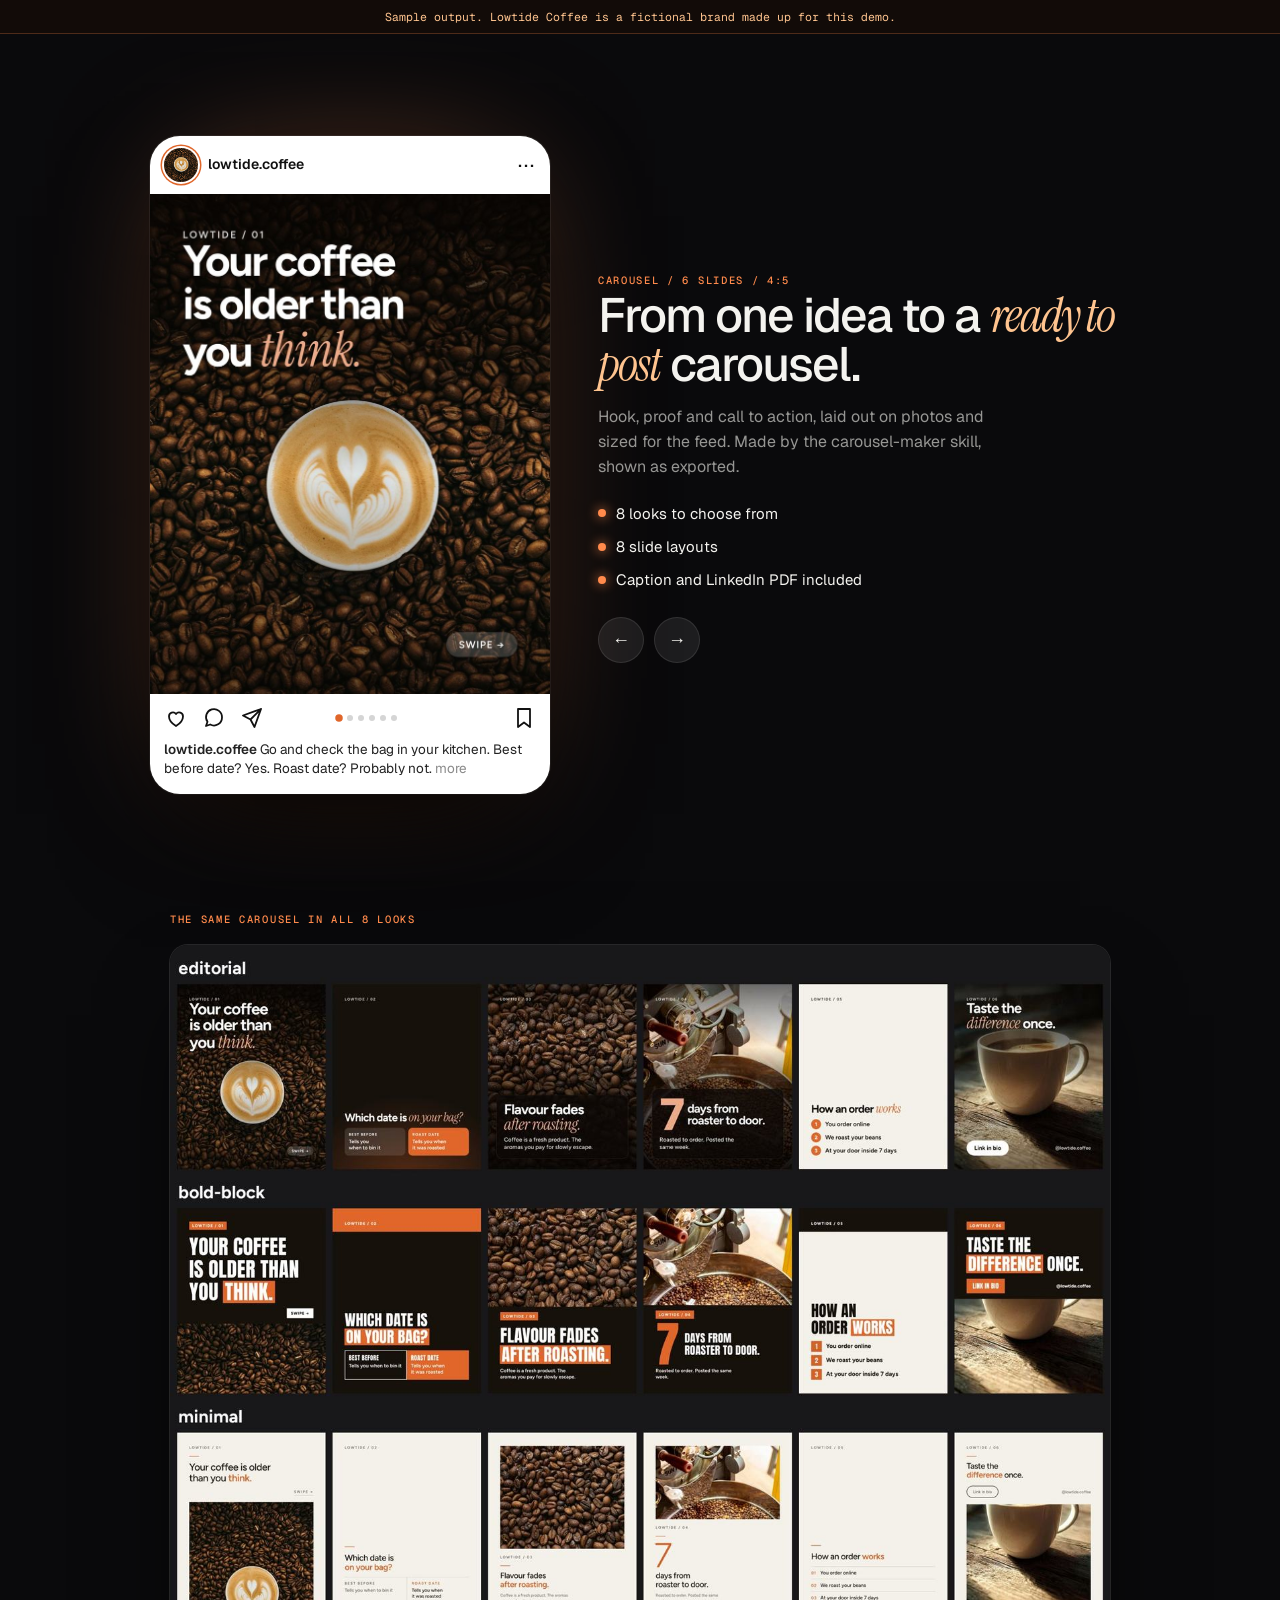
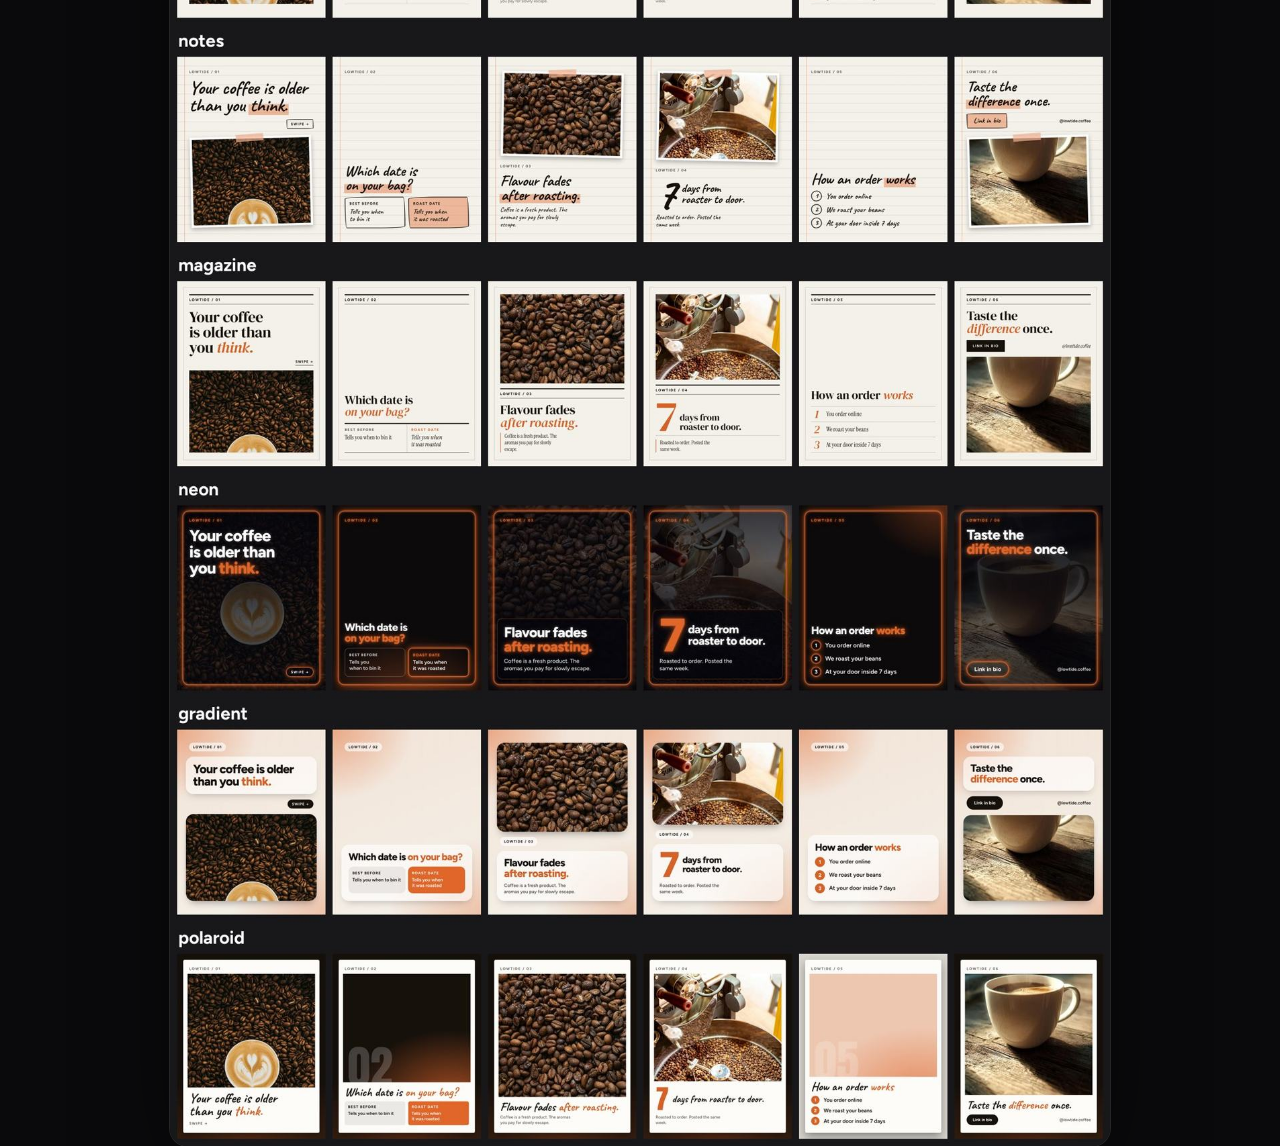
<file: demos/carousel.html>
<!doctype html>
<html lang="en">
<head>
<meta charset="utf-8">
<meta name="viewport" content="width=device-width, initial-scale=1">
<title>Lowtide Coffee - sample carousel</title>
<link rel="stylesheet" href="demo.css">
<style>
  .wrap{display:grid;grid-template-columns:auto 1fr;gap:48px;align-items:center;max-width:980px;margin:0 auto}
  .post{width:min(400px,92vw,max(250px,calc((100vh - 240px) * .8)));border-radius:30px;background:#fff;color:#111;overflow:hidden;box-shadow:0 50px 110px -30px #000,0 0 0 1px rgba(255,255,255,.08),0 0 140px -50px rgba(255,138,76,.6)}
  .post__top{display:flex;align-items:center;gap:10px;padding:12px 14px}
  .ava{width:34px;height:34px;border-radius:50%;background:url(img/latte.jpg) center/cover;box-shadow:0 0 0 2px #fff,0 0 0 3.5px #e0662a}
  .post__top b{font-size:14px;font-weight:600}
  .post__top span{margin-left:auto;font-size:20px;letter-spacing:2px;line-height:1}
  .rail{display:flex;overflow-x:auto;scroll-snap-type:x mandatory;scrollbar-width:none;cursor:grab}
  .rail::-webkit-scrollbar{display:none}
  .sl{position:relative;flex:none;width:100%;aspect-ratio:4/5;scroll-snap-align:center;object-fit:cover;display:flex;flex-direction:column;justify-content:space-between;padding:8% 8% 9%;color:#fff;background-size:cover;background-position:center;overflow:hidden;isolation:isolate}
  .sl::before{content:"";position:absolute;inset:0;z-index:-1;background:linear-gradient(180deg,rgba(10,6,3,var(--t,.72)) 0%,rgba(10,6,3,0) var(--tm,42%),rgba(10,6,3,0) var(--bm,55%),rgba(10,6,3,var(--b,.85)) 100%)}
  .sl small{display:block;font:600 10.5px "Geist Mono",monospace;letter-spacing:.16em;opacity:.85}
  .sl h2{font-size:clamp(30px,10.2cqw,42px);line-height:.98;letter-spacing:-.045em;font-weight:700;text-wrap:balance;text-shadow:0 2px 18px rgba(0,0,0,.45)}
  .sl h2 em{font-size:1.12em;font-weight:400;color:#ffc48f}
  .sl p{margin-top:10px;font-size:clamp(13px,4cqw,16px);line-height:1.32;font-weight:500;max-width:26ch;text-shadow:0 1px 10px rgba(0,0,0,.6)}
  .row{display:flex;justify-content:space-between;align-items:center;gap:10px}
  .swipe{padding:8px 14px;border-radius:999px;background:rgba(255,255,255,.18);backdrop-filter:blur(6px);font:600 11px "Geist Mono",monospace;letter-spacing:.08em}
  .cta{padding:13px 22px;border-radius:999px;background:#fff;color:#17110c;font-weight:700;font-size:15px;white-space:nowrap}
  .handle{font:600 12.5px "Geist",sans-serif;opacity:.9;text-shadow:0 1px 8px rgba(0,0,0,.7)}
  .plate{margin:0 -3% -2%;padding:6% 6% 6.5%;border-radius:20px;background:rgba(16,9,5,.78);backdrop-filter:blur(10px);-webkit-backdrop-filter:blur(10px);box-shadow:inset 0 0 0 1px rgba(255,255,255,.12)}
  .seven{display:flex;align-items:center;gap:14px}
  .seven b{flex:none;font:700 clamp(84px,30cqw,124px)/.8 "Geist",sans-serif;letter-spacing:-.06em;color:#ff9a5f}
  .ring{position:absolute;left:35%;top:40%;width:30%;aspect-ratio:1;border-radius:50%;border:4px solid #e0662a;box-shadow:0 0 30px rgba(224,102,42,.55);display:grid;place-items:center;font:italic 400 clamp(44px,15cqw,64px) "Instrument Serif",serif;color:#fff;text-shadow:0 2px 14px rgba(60,30,10,.8)}
  .sl--paper{color:#17110c}
  .sl--paper::before{background:linear-gradient(180deg,rgba(214,182,140,.55) 0%,rgba(214,182,140,0) 34%,rgba(255,255,255,0) 70%,rgba(250,247,242,.85) 100%)}
  .sl--paper h2{text-shadow:none}
  .sl--paper h2 em{color:#a8410f}
  .sl--paper p{text-shadow:none;margin-top:0;max-width:30ch}
  .post__bar{display:flex;align-items:center;gap:14px;padding:12px 14px 6px}
  .post__bar svg{width:24px;height:24px;fill:none;stroke:#111;stroke-width:1.8;stroke-linecap:round;stroke-linejoin:round}
  .dots{display:flex;gap:5px;margin:0 auto;transform:translateX(-22px)}
  .dots i{width:6px;height:6px;border-radius:50%;background:#d5d5d5;transition:background .3s,transform .3s}
  .dots i.on{background:#e0662a;transform:scale(1.25)}
  .cap{padding:4px 14px 16px;font-size:13.5px;line-height:1.4;color:#222}
  .cap b{font-weight:600}
  .cap span{color:#8a8a8a}
  .side h1{font-size:clamp(30px,4vw,48px);line-height:1;letter-spacing:-.04em;font-weight:500}
  .side h1 em{color:var(--ember-2)}
  .side p{margin-top:16px;color:var(--muted);max-width:36ch}
  .side ul{margin-top:22px;display:grid;gap:10px;list-style:none;color:var(--ink);font-size:15px}
  .side li{display:flex;gap:10px;align-items:center}
  .side li::before{content:"";width:8px;height:8px;border-radius:50%;background:var(--ember);box-shadow:0 0 12px var(--ember)}
  .nav{display:flex;gap:10px;margin-top:26px}
  .nav button{width:46px;height:46px;border-radius:50%;border:0;background:rgba(255,255,255,.08);box-shadow:inset 0 0 0 1px var(--line);color:var(--ink);font-size:18px;cursor:pointer;transition:background .3s,transform .3s}
  .nav button:hover{background:rgba(255,138,76,.25)}
  .nav button:active{transform:scale(.94)}
  img.sl{padding:0;display:block}
  .looks{max-width:980px;margin:10px auto 70px;padding:0 20px}
  .looks img{display:block;width:100%;height:auto;margin-top:14px;border-radius:18px;box-shadow:0 0 0 1px rgba(255,255,255,.12),0 40px 90px -30px #000}
  @media (max-width:820px){.wrap{grid-template-columns:1fr;justify-items:center;gap:26px}.side{text-align:center}.side p{margin-inline:auto}.side ul{display:none}.nav{justify-content:center}}
</style>
</head>
<body>
<div class="note">Sample output. Lowtide Coffee is a fictional brand made up for this demo.</div>
<div class="center">
  <div class="wrap">
    <div class="post">
      <div class="post__top"><i class="ava"></i><b>lowtide.coffee</b><span>···</span></div>
      <div class="rail" id="rail" style="container-type:inline-size">
        <img class="sl" src="real/carousel/slide-01.jpg" alt="Carousel slide 1">
        <img class="sl" src="real/carousel/slide-02.jpg" alt="Carousel slide 2">
        <img class="sl" src="real/carousel/slide-03.jpg" alt="Carousel slide 3">
        <img class="sl" src="real/carousel/slide-04.jpg" alt="Carousel slide 4">
        <img class="sl" src="real/carousel/slide-05.jpg" alt="Carousel slide 5">
        <img class="sl" src="real/carousel/slide-06.jpg" alt="Carousel slide 6">
      </div>
      <div class="post__bar">
        <svg viewBox="0 0 24 24"><path d="M12 20s-7-4.4-7-9.6A3.9 3.9 0 0 1 12 8a3.9 3.9 0 0 1 7 2.400C19 15.600 12 20 12 20z"/></svg>
        <svg viewBox="0 0 24 24"><path d="M20 11.500a8 8 0 0 1-11.800 7L4 20l1.500-4.200A8 8 0 1 1 20 11.500z"/></svg>
        <svg viewBox="0 0 24 24"><path d="M21 3 10.500 13.500M21 3l-6.500 18-4-7.500L3 9.500z"/></svg>
        <div class="dots" id="dots"><i class="on"></i><i></i><i></i><i></i><i></i><i></i></div>
        <svg viewBox="0 0 24 24"><path d="M6 3h12v18l-6-4.500L6 21z"/></svg>
      </div>
      <p class="cap"><b>lowtide.coffee</b> Go and check the bag in your kitchen. Best before date? Yes. Roast date? Probably not. <span>more</span></p>
    </div>
    <div class="side">
      <span class="lbl">Carousel / 6 slides / 4:5</span>
      <h1>From one idea to a <em>ready to post</em> carousel.</h1>
      <p>Hook, proof and call to action, laid out on photos and sized for the feed. Made by the carousel-maker skill, shown as exported.</p>
      <ul><li>8 looks to choose from</li><li>8 slide layouts</li><li>Caption and LinkedIn PDF included</li></ul>
      <div class="nav"><button id="prev" aria-label="Previous slide">←</button><button id="next" aria-label="Next slide">→</button></div>
    </div>
  </div>
</div>
<div class="looks"><span class="lbl">The same carousel in all 8 looks</span><img src="real/carousel/gallery.jpg" alt="The same carousel rendered in eight different looks" loading="lazy"></div>
<script>
  const rail = document.getElementById('rail'), dots = [...document.querySelectorAll('#dots i')];
  const io = new IntersectionObserver((es) => es.forEach((e) => {
    if (e.isIntersecting) dots.forEach((d, i) => d.classList.toggle('on', rail.children[i] === e.target));
  }), { root: rail, threshold: 0.6 });
  [...rail.children].forEach((s) => io.observe(s));
  const go = (d) => rail.scrollBy({ left: d * rail.clientWidth, behavior: 'smooth' });
  document.getElementById('prev').onclick = () => go(-1);
  document.getElementById('next').onclick = () => go(1);
</script>
</body>
</html>
</file>
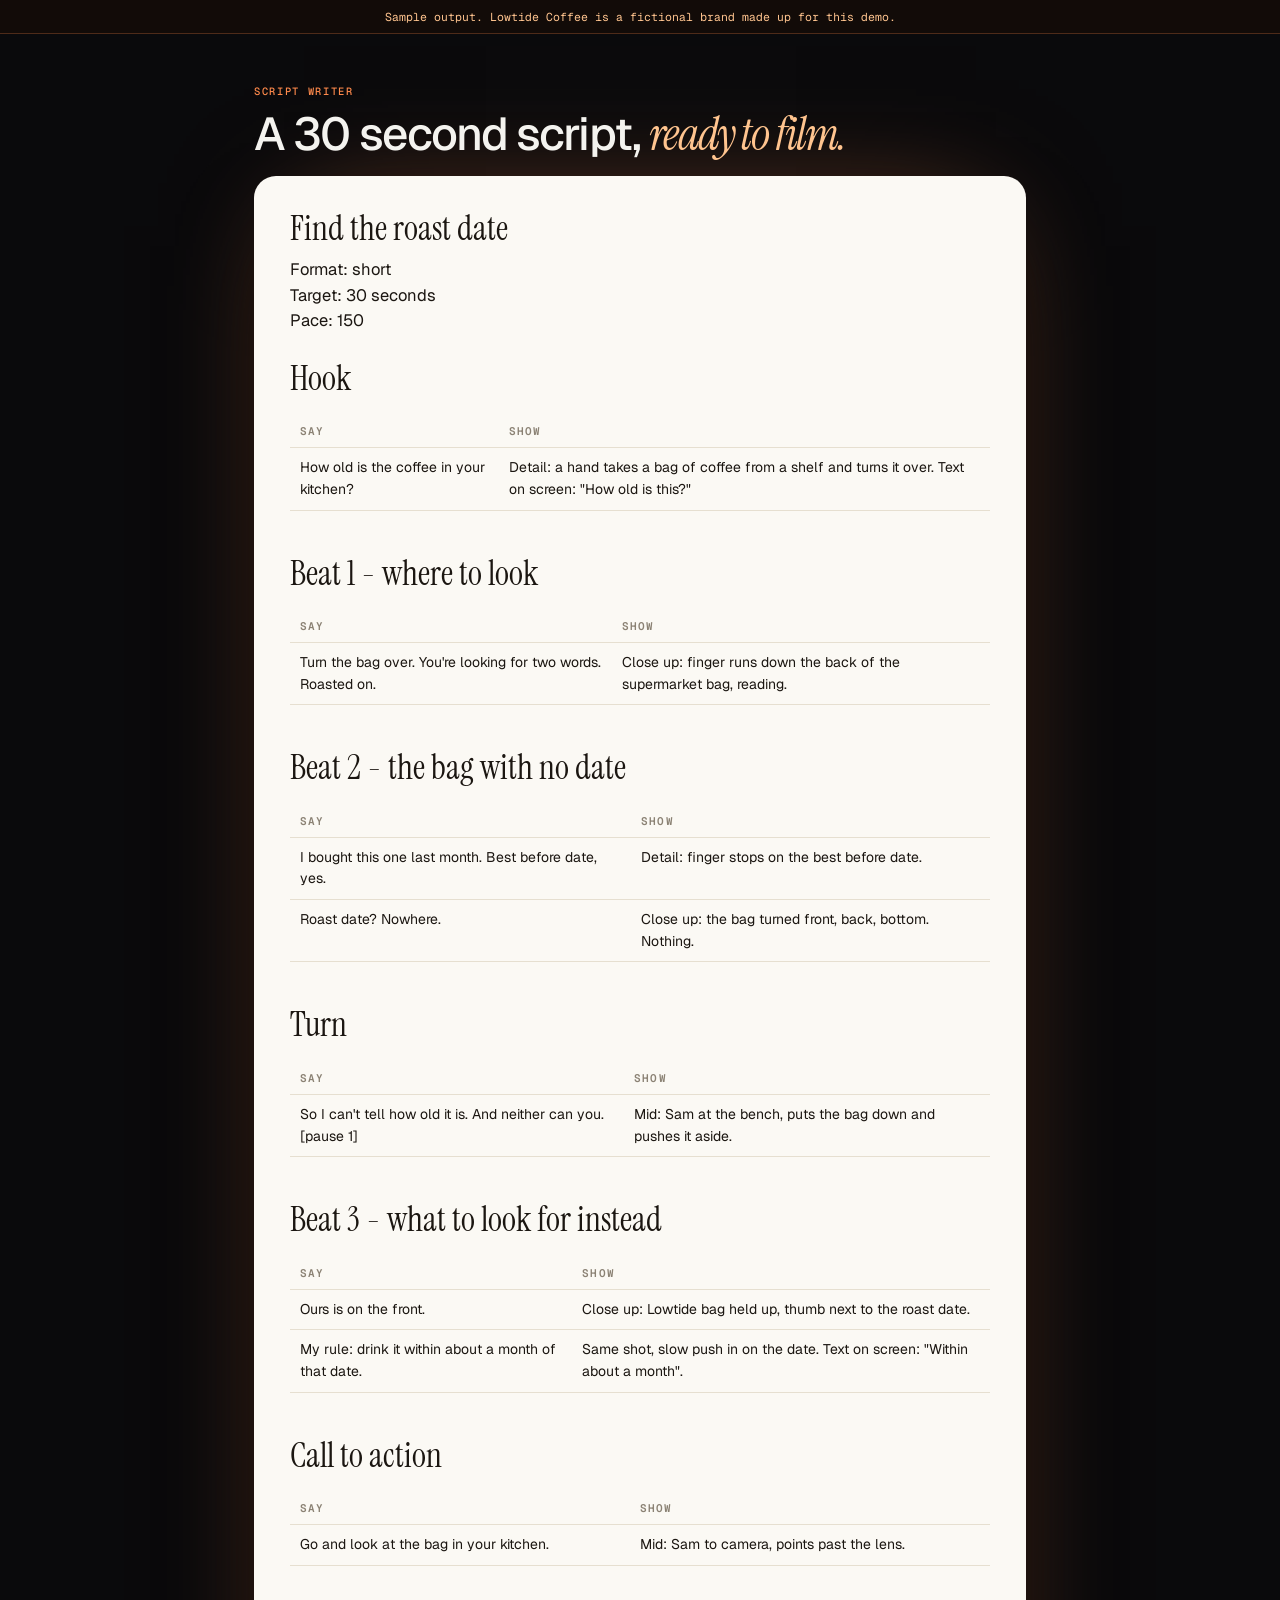
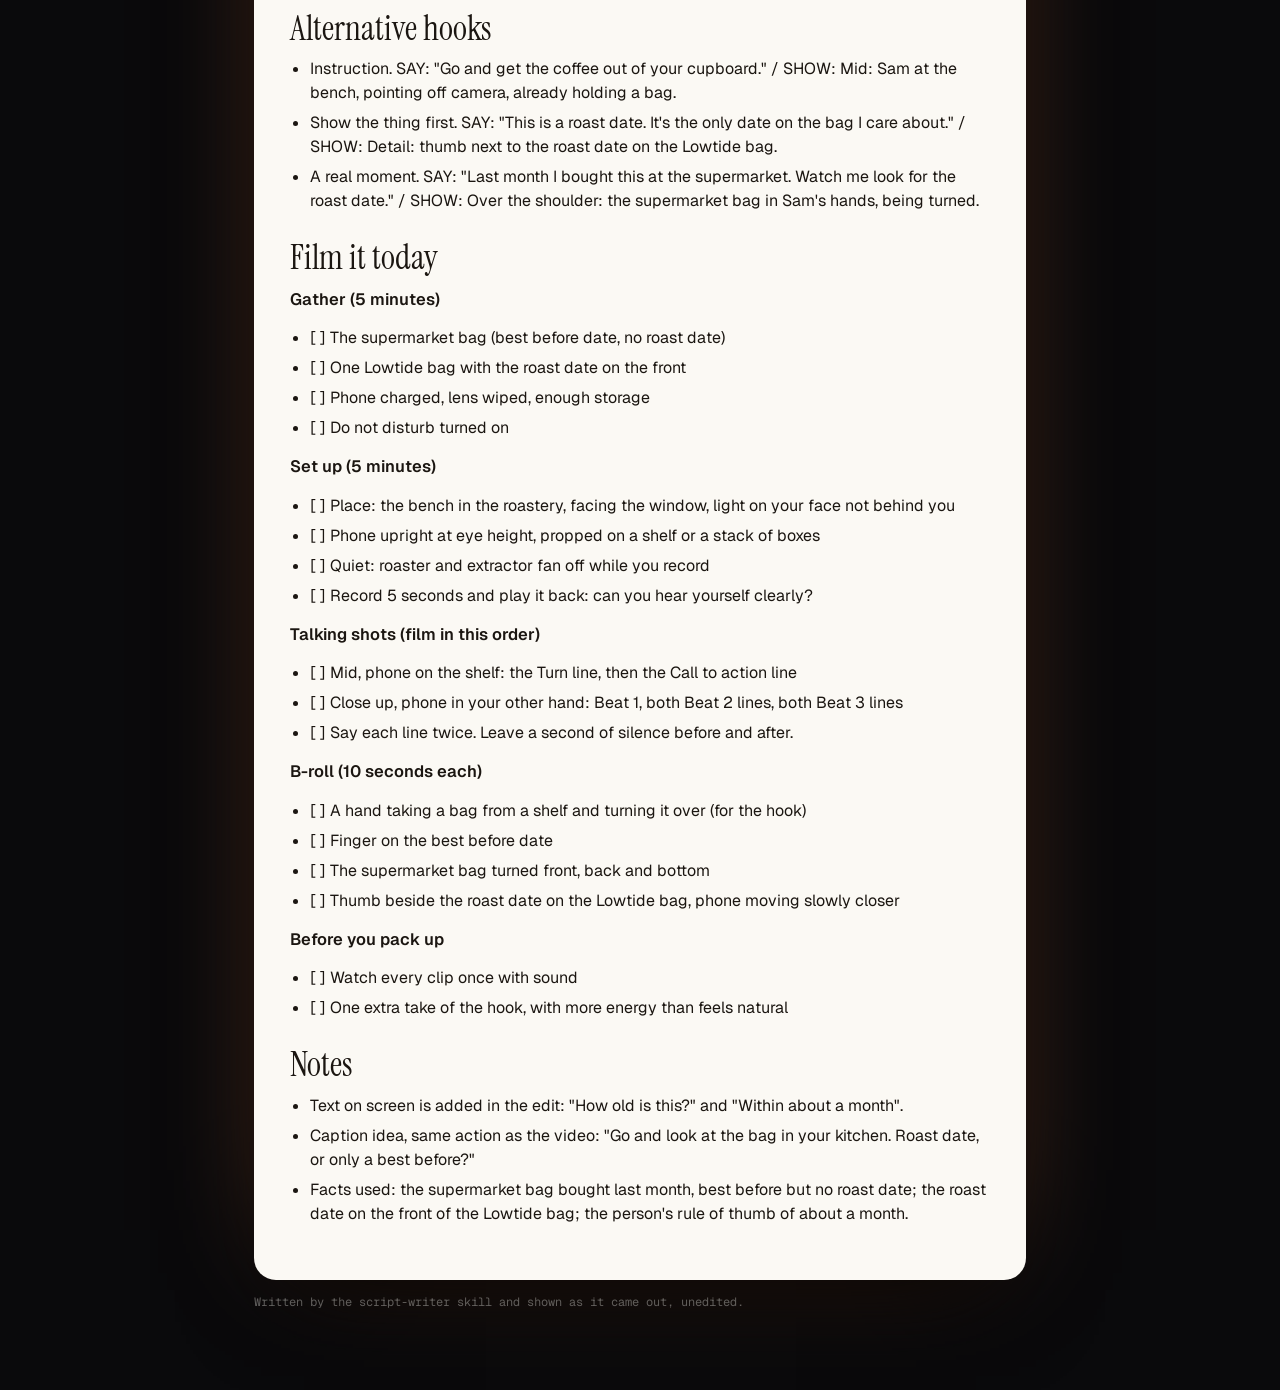
<file: demos/doc.html>
<!doctype html>
<html lang="en">
<head>
<meta charset="utf-8">
<meta name="viewport" content="width=device-width, initial-scale=1">
<title>Sample output</title>
<link rel="stylesheet" href="demo.css">
<style>
  .doc{max-width:820px}
  .tabs{display:flex;flex-wrap:wrap;gap:8px;margin-top:24px}
  .tabs button{padding:9px 16px;border:0;border-radius:999px;font:500 14px "Geist",sans-serif;color:var(--muted);background:rgba(255,255,255,.05);box-shadow:inset 0 0 0 1px var(--line);cursor:pointer;transition:background .3s,color .3s}
  .tabs button.on{color:#170b04;background:linear-gradient(180deg,#ffd9b8,#ff9a5f);box-shadow:none}
  .sheet{margin-top:18px;padding:34px 36px 40px;border-radius:22px;background:#fbf9f4;color:#1b1611;box-shadow:0 40px 90px -30px #000,0 0 120px -50px rgba(255,138,76,.6)}
  .sheet h2{font:400 34px/1.1 "Instrument Serif",serif;margin:26px 0 10px}
  .sheet h2:first-child{margin-top:0}
  .sheet h3{font:600 12px "Geist Mono",monospace;letter-spacing:.14em;text-transform:uppercase;color:#a04a1c;margin:24px 0 8px}
  .sheet p{margin:0 0 14px;font-size:16.5px;line-height:1.55;white-space:pre-wrap}
  .sheet ul{margin:0 0 14px 20px;font-size:16px;line-height:1.5}
  .sheet li{margin-bottom:6px}
  .sheet table{width:100%;border-collapse:collapse;margin:8px 0 18px;font-size:14px}
  .sheet th,.sheet td{text-align:left;vertical-align:top;padding:9px 10px;border-bottom:1px solid #e6dfd0}
  .sheet th{font:600 11px "Geist Mono",monospace;letter-spacing:.1em;text-transform:uppercase;color:#8b8274}
  .sheet code{font:500 13.5px "Geist Mono",monospace;background:#f1ece0;padding:1px 5px;border-radius:5px}
  .sheet strong{font-weight:600}
  .sheet hr{border:0;border-top:1px solid #e6dfd0;margin:22px 0}
  .scrollx{overflow-x:auto}
  .by{margin-top:14px;font:400 12px "Geist Mono",monospace;color:var(--faint)}
  @media (max-width:600px){.sheet{padding:24px 20px 28px}.sheet h2{font-size:28px}}
</style>
</head>
<body>
<div class="note" id="note"></div>
<main class="doc">
  <span class="lbl" id="lbl"></span>
  <h1 id="title" style="margin-top:8px"></h1>
  <div class="tabs" id="tabs"></div>
  <div class="sheet" id="sheet"></div>
  <p class="by" id="by"></p>
</main>
<script>
const SETS = {
  script:   { lbl: 'Script writer', title: 'A 30 second script, <em>ready to film.</em>', skill: 'script-writer', files: [['Script', 'real/text/script.md']] },
  content:  { lbl: 'Content repurposer', title: 'One source, <em>every channel.</em>', skill: 'content-repurposer', files: [['LinkedIn', 'real/text/pack-linkedin.txt'], ['Instagram caption', 'real/text/pack-instagram-caption.txt'], ['Thread', 'real/text/pack-thread.txt'], ['Newsletter opener', 'real/text/pack-newsletter-opener.txt'], ['Pull quotes', 'real/text/pack-pull-quotes.txt'], ['Video script', 'real/text/pack-video-script.md']] },
  linkedin: { lbl: 'LinkedIn writer', title: 'Three posts, <em>three angles.</em>', skill: 'linkedin-writer', files: [['Story', 'real/text/linkedin-1.txt'], ['Contrarian', 'real/text/linkedin-2.txt'], ['How-to', 'real/text/linkedin-3.txt']] },
  hooks:    { lbl: 'Hook lab', title: 'Opening lines, <em>scored and filtered.</em>', skill: 'hook-lab', files: [['Hooks', 'real/text/hooks.md']] },
  planner:  { lbl: 'Content planner', title: 'A plan that fits <em>your real hours.</em>', skill: 'content-planner', files: [['Calendar', 'real/text/calendar.md']] },
  research: { lbl: 'Competitor watch', title: 'What they posted, <em>and the gaps.</em>', skill: 'competitor-watch', files: [['Report', 'real/text/competitor-report.md']],
              note: 'Sample report built from made-up channels and numbers. This skill is still in testing.' },
};
const esc = (s) => s.replace(/&/g, '&amp;').replace(/</g, '&lt;').replace(/>/g, '&gt;');
const inline = (s) => esc(s).replace(/\*\*(.+?)\*\*/g, '<strong>$1</strong>').replace(/`([^`]+)`/g, '<code>$1</code>');
/* small, safe renderer for the plain files the skills write: headings, lists, tables, paragraphs */
function render(text, isMd) {
  if (!isMd) return text.trim().split(/\n{2,}/).map((p) => '<p>' + esc(p) + '</p>').join('');
  const out = []; const lines = text.replace(/\r/g, '').split('\n'); let i = 0;
  while (i < lines.length) {
    const l = lines[i];
    if (!l.trim()) { i++; continue; }
    if (/^#{1,2}\s/.test(l)) { out.push('<h2>' + inline(l.replace(/^#+\s/, '')) + '</h2>'); i++; continue; }
    if (/^#{3,}\s/.test(l)) { out.push('<h3>' + inline(l.replace(/^#+\s/, '')) + '</h3>'); i++; continue; }
    if (/^---+$/.test(l.trim())) { out.push('<hr>'); i++; continue; }
    if (/^\|/.test(l)) {
      const rows = []; while (i < lines.length && /^\|/.test(lines[i])) { rows.push(lines[i]); i++; }
      const cells = (r) => r.replace(/^\||\|$/g, '').split('|').map((c) => c.trim());
      const body = rows.filter((r) => !/^\|[\s:|-]+\|?$/.test(r));
      out.push('<div class="scrollx"><table><tr>' + cells(body[0]).map((c) => '<th>' + inline(c) + '</th>').join('') + '</tr>' +
        body.slice(1).map((r) => '<tr>' + cells(r).map((c) => '<td>' + inline(c) + '</td>').join('') + '</tr>').join('') + '</table></div>');
      continue;
    }
    if (/^\s*([-*]|\d+\.)\s/.test(l)) {
      const items = []; while (i < lines.length && /^\s*([-*]|\d+\.)\s/.test(lines[i])) { items.push(lines[i].replace(/^\s*([-*]|\d+\.)\s/, '')); i++; }
      out.push('<ul>' + items.map((x) => '<li>' + inline(x) + '</li>').join('') + '</ul>'); continue;
    }
    const para = []; while (i < lines.length && lines[i].trim() && !/^(#|\||\s*([-*]|\d+\.)\s)/.test(lines[i])) { para.push(lines[i]); i++; }
    out.push('<p>' + inline(para.join('\n')) + '</p>');
  }
  return out.join('');
}
const set = SETS[new URLSearchParams(location.search).get('set')] || SETS.script;
document.getElementById('note').textContent = set.note || 'Sample output. Lowtide Coffee is a fictional brand made up for this demo.';
document.getElementById('lbl').textContent = set.lbl;
document.getElementById('title').innerHTML = set.title;
document.getElementById('by').textContent = 'Written by the ' + set.skill + ' skill and shown as it came out, unedited.';
const tabs = document.getElementById('tabs'), sheet = document.getElementById('sheet');
const show = async (idx) => {
  [...tabs.children].forEach((b, i) => b.classList.toggle('on', i === idx));
  const [, path] = set.files[idx];
  try { const t = await (await fetch(path)).text(); sheet.innerHTML = render(t, path.endsWith('.md')); }
  catch (e) { sheet.textContent = 'This sample could not be loaded.'; }
};
set.files.forEach(([name], i) => { const b = document.createElement('button'); b.textContent = name; b.onclick = () => show(i); tabs.append(b); });
if (set.files.length < 2) tabs.style.display = 'none';
show(0);
</script>
</body>
</html>
</file>
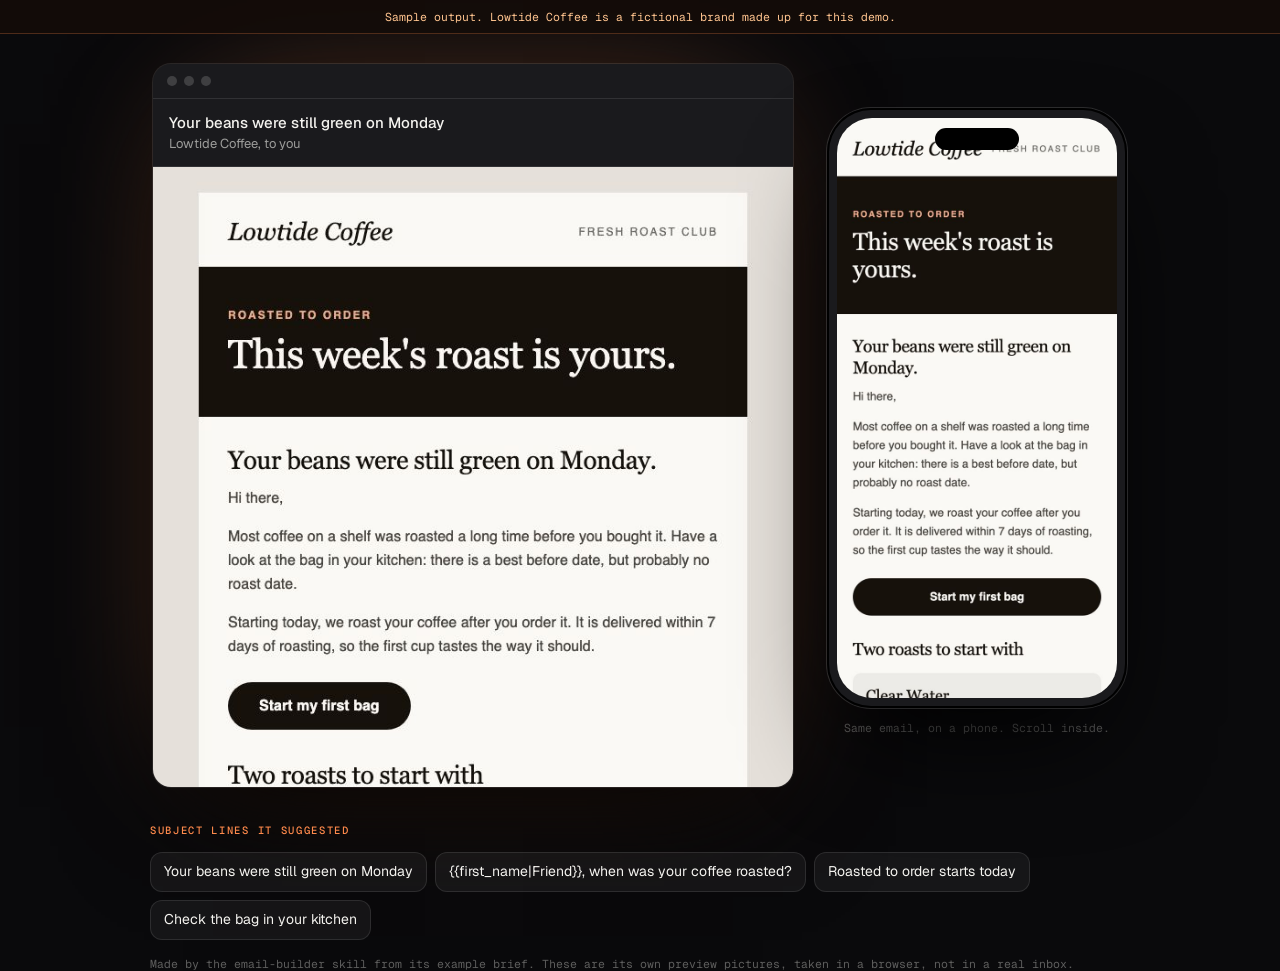
<file: demos/email.html>
<!doctype html>
<html lang="en">
<head>
<meta charset="utf-8">
<meta name="viewport" content="width=device-width, initial-scale=1">
<title>Lowtide Coffee - sample email</title>
<link rel="stylesheet" href="demo.css">
<style>
  .stagew{display:flex;gap:34px;justify-content:center;align-items:flex-start;padding:30px 20px 60px;max-width:1060px;margin:0 auto}
  .desk{flex:1;max-width:640px;border-radius:18px;background:#1a1a1d;box-shadow:0 0 0 1px var(--line),0 50px 110px -30px #000,0 0 140px -60px rgba(255,138,76,.6);overflow:hidden}
  .desk__bar{display:flex;align-items:center;gap:7px;padding:12px 14px;border-bottom:1px solid var(--line)}
  .desk__bar i{width:10px;height:10px;border-radius:50%;background:rgba(255,255,255,.16)}
  .desk__sub{padding:12px 16px;border-bottom:1px solid var(--line);font-size:13px;color:var(--muted)}
  .desk__sub b{display:block;color:var(--ink);font-weight:500;font-size:15px}
  .view{height:620px;overflow-y:auto;background:#e9e4d9}
  .view img{display:block;width:100%;height:auto}
  .phone{flex:none;width:300px;padding:10px;border-radius:44px;background:#1a1a1d;box-shadow:0 0 0 1px rgba(255,255,255,.14),inset 0 0 0 2px #000,0 50px 110px -30px #000;position:relative;margin-top:44px}
  .phone::before{content:"";position:absolute;left:50%;top:20px;width:84px;height:22px;margin-left:-42px;border-radius:999px;background:#000;z-index:2}
  .phone .view{height:580px;border-radius:35px}
  .lblrow{text-align:center;margin-top:12px;font:400 11.5px "Geist Mono",monospace;color:var(--faint)}
  .subs{max-width:1020px;margin:-30px auto 60px;padding:0 20px}
  .subs ul{list-style:none;display:flex;flex-wrap:wrap;gap:8px;margin-top:10px}
  .subs li{padding:9px 14px;border-radius:12px;font-size:14px;background:rgba(255,255,255,.05);box-shadow:inset 0 0 0 1px var(--line)}
  @media (max-width:860px){.desk{display:none}.phone{margin-top:0}}
</style>
</head>
<body>
<div class="note">Sample output. Lowtide Coffee is a fictional brand made up for this demo.</div>
<div class="stagew">
  <div class="desk">
    <div class="desk__bar"><i></i><i></i><i></i></div>
    <div class="desk__sub"><b>Your beans were still green on Monday</b>Lowtide Coffee, to you</div>
    <div class="view"><img src="real/email/preview-desktop.jpg" alt="The sample email as it looks on a computer"></div>
  </div>
  <div>
    <div class="phone"><div class="view"><img src="real/email/preview-mobile.jpg" alt="The same email as it looks on a phone"></div></div>
    <p class="lblrow">Same email, on a phone. Scroll inside.</p>
  </div>
</div>
<div class="subs">
  <span class="lbl">Subject lines it suggested</span>
  <ul id="subs"></ul>
  <p class="lblrow" style="text-align:left;margin-top:16px">Made by the email-builder skill from its example brief. These are its own preview pictures, taken in a browser, not in a real inbox.</p>
</div>
<script>
fetch('real/email/subject-lines.txt').then((r) => r.text()).then((t) => {
  const ul = document.getElementById('subs');
  t.split('\n').filter((s) => /^\s*\d+[.)]\s/.test(s)).map((s) => s.replace(/^\s*\d+[.)]\s*/, '').replace(/\s*\[[^\]]*\]\s*$/, '').trim()).slice(0, 5).forEach((s) => { const li = document.createElement('li'); li.textContent = s; ul.append(li); });
});
</script>
</body>
</html>
</file>
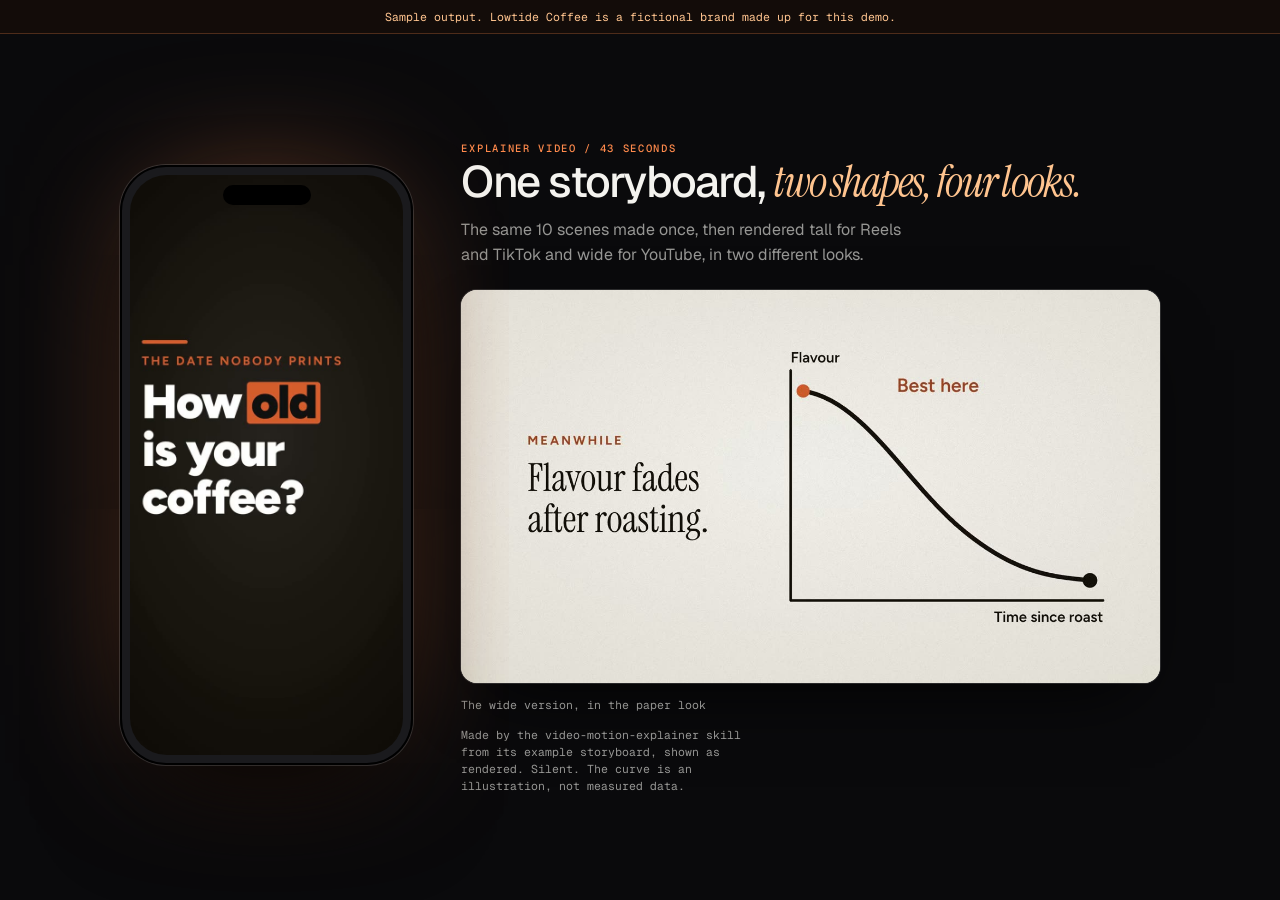
<file: demos/video.html>
<!doctype html>
<html lang="en">
<head>
<meta charset="utf-8">
<meta name="viewport" content="width=device-width, initial-scale=1">
<title>Lowtide Coffee - sample video</title>
<link rel="stylesheet" href="demo.css">
<style>
  .wrap{display:grid;grid-template-columns:auto 1fr;gap:48px;align-items:center;max-width:1040px;margin:0 auto}
  .phone{position:relative;height:min(600px,calc(100vh - 120px));aspect-ratio:9/18.4;padding:10px;border-radius:46px;background:#1a1a1d;box-shadow:0 0 0 1px rgba(255,255,255,.14),inset 0 0 0 2px #000,0 50px 110px -30px #000,0 0 150px -50px rgba(255,138,76,.7)}
  .phone::before{content:"";position:absolute;left:50%;top:20px;width:30%;height:20px;transform:translateX(-50%);border-radius:999px;background:#000;z-index:2}
  .phone video{display:block;width:100%;height:100%;object-fit:cover;border-radius:37px;background:#0b0b0b}
  .side h1{font-size:clamp(28px,3.6vw,44px);line-height:1;letter-spacing:-.04em;font-weight:500}
  .side h1 em{color:var(--ember-2)}
  .side p{margin-top:14px;color:var(--muted);max-width:40ch}
  .wide{margin-top:22px;border-radius:16px;overflow:hidden;box-shadow:0 0 0 1px rgba(255,255,255,.14),0 30px 70px -30px #000}
  .wide video{display:block;width:100%;aspect-ratio:16/9;background:#f4f1ea}
  .cap{margin-top:10px;font:400 11.5px "Geist Mono",monospace;color:var(--faint)}
  .fine{margin-top:16px;font:400 11.5px/1.5 "Geist Mono",monospace;color:var(--faint);max-width:46ch}
  @media (max-width:820px){.wrap{grid-template-columns:1fr;justify-items:center;gap:22px}.side{text-align:center}.side p,.fine{margin-inline:auto}}
</style>
</head>
<body>
<div class="note">Sample output. Lowtide Coffee is a fictional brand made up for this demo.</div>
<div class="center">
  <div class="wrap">
    <div class="phone"><video src="real/video/explainer-916.mp4" poster="real/video/explainer-916.jpg" autoplay muted loop playsinline></video></div>
    <div class="side">
      <span class="lbl">Explainer video / 43 seconds</span>
      <h1>One storyboard, <em>two shapes, four looks.</em></h1>
      <p>The same 10 scenes made once, then rendered tall for Reels and TikTok and wide for YouTube, in two different looks.</p>
      <div class="wide"><video src="real/video/explainer-169.mp4" poster="real/video/explainer-169.jpg" autoplay muted loop playsinline></video></div>
      <p class="cap">The wide version, in the paper look</p>
      <p class="fine">Made by the video-motion-explainer skill from its example storyboard, shown as rendered. Silent. The curve is an illustration, not measured data.</p>
    </div>
  </div>
</div>
</body>
</html>
</file>
<file: demos/demo.css>
@import url("https://fonts.googleapis.com/css2?family=Geist:wght@300;400;500;600;700&family=Geist+Mono:wght@400;500&family=Instrument+Serif:ital@0;1&display=swap");
:root{--bg:#0a0a0c;--ink:#f4f3ef;--muted:rgba(244,243,239,.6);--faint:rgba(244,243,239,.36);--line:rgba(255,255,255,.1);--ember:#ff8a4c;--ember-2:#ffc48f;--cream:#f4f1ea;--dark:#17110c;--ease:cubic-bezier(.16,1,.3,1)}
*{box-sizing:border-box;margin:0;padding:0}
html,body{height:100%}
body{background:var(--bg);color:var(--ink);font-family:"Geist",system-ui,sans-serif;line-height:1.55;-webkit-font-smoothing:antialiased}
em{font-family:"Instrument Serif",serif;font-style:italic;font-weight:400}
.note{position:sticky;top:0;z-index:5;padding:9px 16px;text-align:center;font:400 11.5px "Geist Mono",monospace;color:var(--ember-2);background:rgba(20,13,9,.92);border-bottom:1px solid rgba(255,138,76,.25)}
.center{min-height:calc(100% - 38px);display:grid;place-items:center;padding:28px 16px}
.doc{max-width:760px;margin:0 auto;padding:44px 24px 80px}
.doc h1{font-size:clamp(30px,5vw,46px);line-height:1.02;letter-spacing:-.04em;font-weight:500}
.doc h1 em{color:var(--ember-2)}
.doc .meta{margin-top:14px;font:400 12px "Geist Mono",monospace;color:var(--faint)}
.lbl{display:inline-block;font:500 10.5px "Geist Mono",monospace;letter-spacing:.16em;text-transform:uppercase;color:var(--ember)}
.panel{margin-top:18px;padding:24px;border-radius:20px;background:linear-gradient(180deg,#131316,#0d0d10);box-shadow:inset 0 0 0 1px var(--line),inset 0 1px 0 rgba(255,255,255,.08)}
.panel p{color:var(--muted);margin-top:8px}
.panel p b,.panel li b{color:var(--ink);font-weight:500}
</file>
